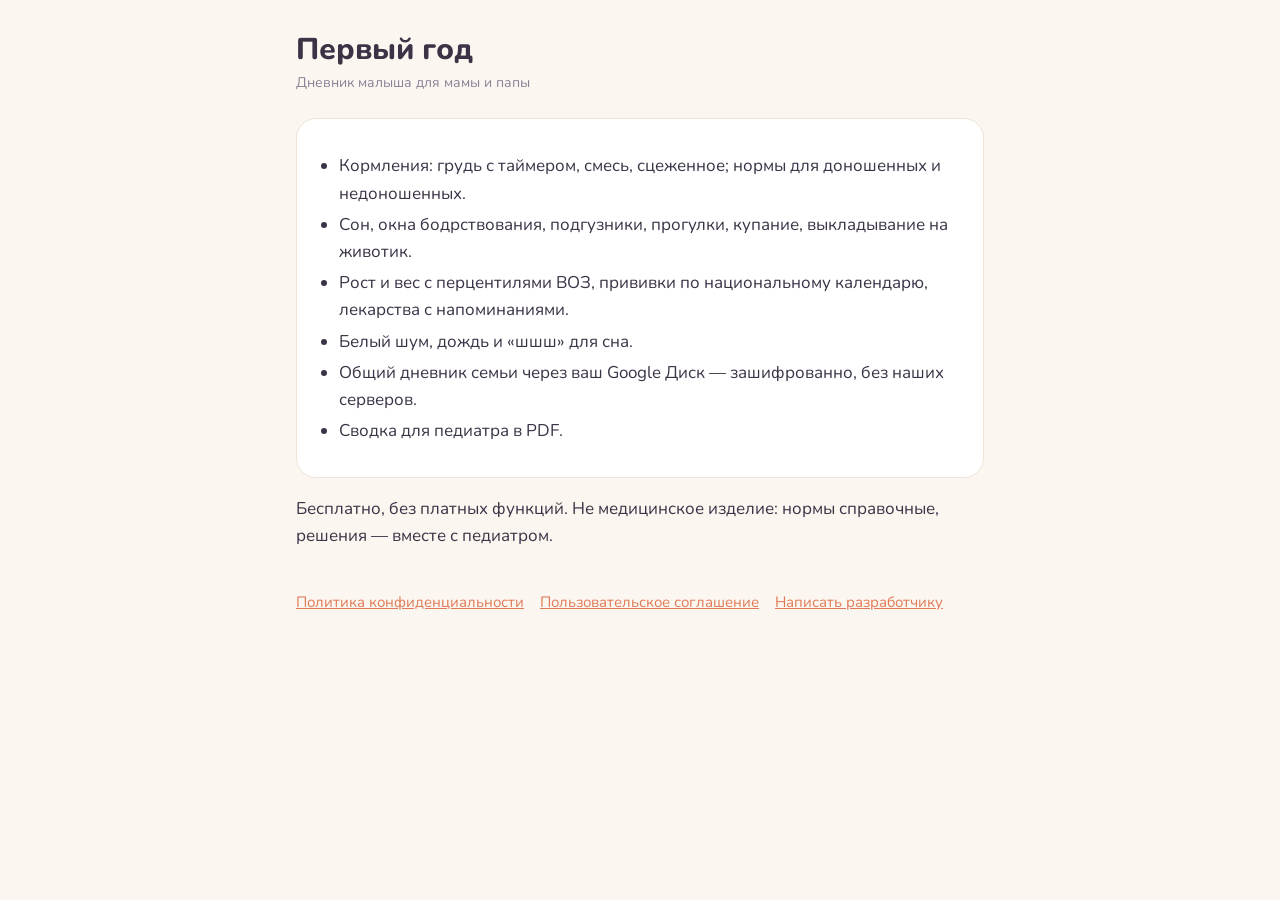
<file: index.html>
<!doctype html>
<html lang="ru">
<head>
<meta charset="utf-8">
<meta name="viewport" content="width=device-width, initial-scale=1">
<title>Первый год — дневник малыша</title>
<meta name="description" content="Кормления, сон, подгузники и рост малыша. Общий дневник для мамы и папы без регистрации и серверов.">
<link rel="preconnect" href="https://fonts.googleapis.com">
<link href="https://fonts.googleapis.com/css2?family=Nunito:wght@400;700;800&display=swap" rel="stylesheet">
<link rel="stylesheet" href="style.css">
</head>
<body>
<main>
<h1>Первый год</h1>
<p class="date">Дневник малыша для мамы и папы</p>

<div class="card">
<ul>
<li>Кормления: грудь с таймером, смесь, сцеженное; нормы для доношенных
и недоношенных.</li>
<li>Сон, окна бодрствования, подгузники, прогулки, купание, выкладывание
на животик.</li>
<li>Рост и вес с перцентилями ВОЗ, прививки по национальному календарю,
лекарства с напоминаниями.</li>
<li>Белый шум, дождь и «шшш» для сна.</li>
<li>Общий дневник семьи через ваш Google Диск — зашифрованно, без наших
серверов.</li>
<li>Сводка для педиатра в PDF.</li>
</ul>
</div>

<p>Бесплатно, без платных функций. Не медицинское изделие: нормы
справочные, решения — вместе с педиатром.</p>

<nav>
<a href="privacy.html">Политика конфиденциальности</a>
<a href="terms.html">Пользовательское соглашение</a>
<a href="mailto:fatullaev.ei@yandex.ru">Написать разработчику</a>
</nav>
</main>
</body>
</html>
</file>
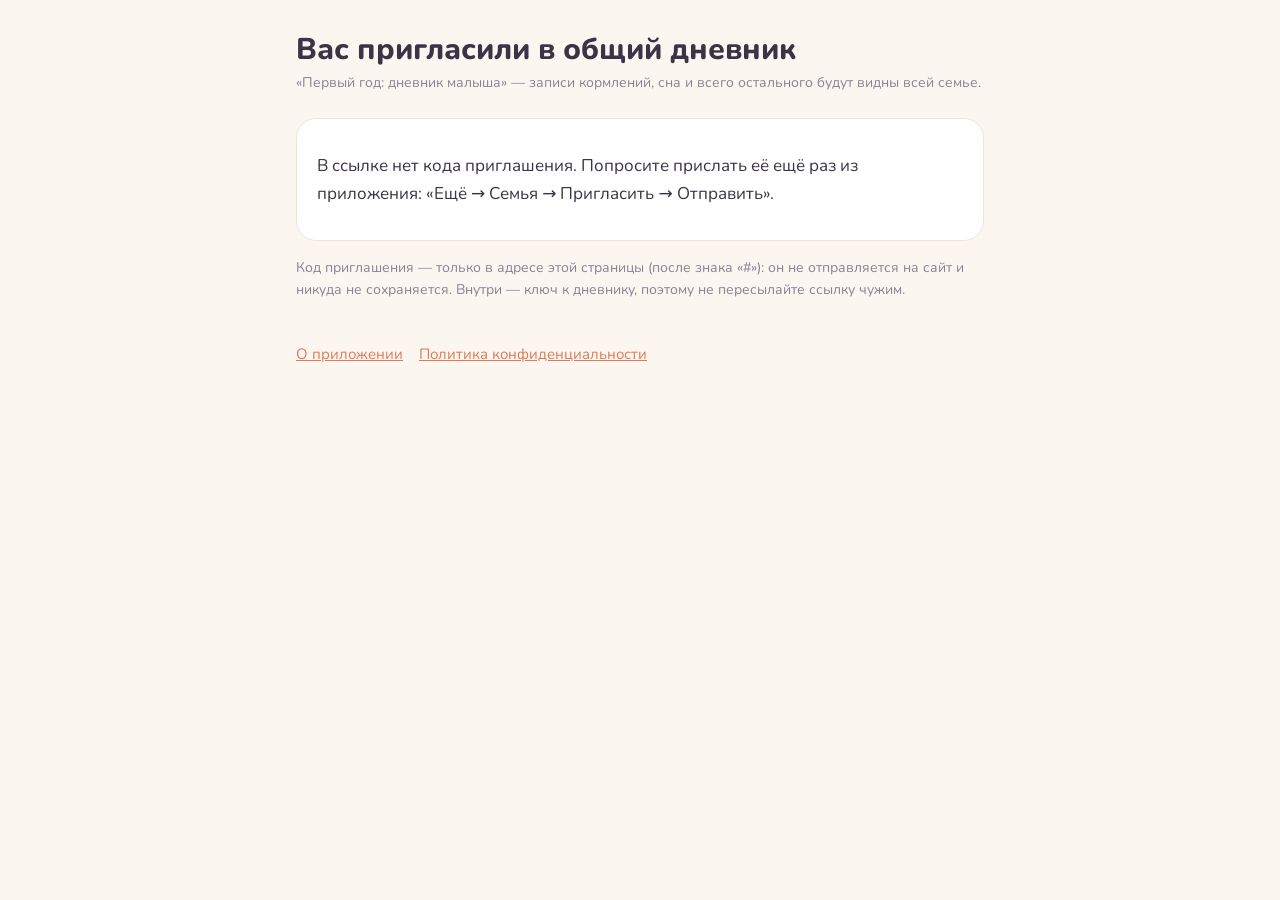
<file: join.html>
<!doctype html>
<html lang="ru">
<head>
<meta charset="utf-8">
<meta name="viewport" content="width=device-width, initial-scale=1">
<meta name="robots" content="noindex">
<title>Приглашение в общий дневник — Первый год</title>
<link rel="preconnect" href="https://fonts.googleapis.com">
<link href="https://fonts.googleapis.com/css2?family=Nunito:wght@400;700;800&display=swap" rel="stylesheet">
<link rel="stylesheet" href="style.css">
<style>
  .btn {
    display: block; width: 100%; box-sizing: border-box; text-align: center;
    padding: 16px; border-radius: 18px; font: inherit; font-weight: 800;
    text-decoration: none; border: 0; cursor: pointer; margin: 10px 0;
  }
  .primary { background: var(--ink); color: var(--bg); }
  .secondary { background: var(--card); color: var(--ink); border: 1px solid var(--line); }
  ol li { margin: 8px 0; }
  #done { color: var(--accent); font-weight: 700; min-height: 1.6em; }
</style>
</head>
<body>
<main>
<h1>Вас пригласили в общий дневник</h1>
<p class="date">«Первый год: дневник малыша» — записи кормлений, сна и всего остального будут видны всей семье.</p>

<div class="card" id="has-code">
<ol>
<li>Установите приложение «Первый год» (если его ещё нет).</li>
<li>Вернитесь к сообщению и снова нажмите на ссылку — приложение откроется
и предложит присоединиться.</li>
<li>Если не открылось само: скопируйте код, в приложении откройте
«Ещё → Семья → Присоединиться → Вставить код».</li>
</ol>
<a class="btn primary" href="https://www.rustore.ru/catalog/app/ru.perviigod.pervii_god">Установить из RuStore</a>
<button class="btn secondary" id="copy">Скопировать код</button>
<p id="done"></p>
</div>

<div class="card" id="no-code" hidden>
<p>В ссылке нет кода приглашения. Попросите прислать её ещё раз из
приложения: «Ещё → Семья → Пригласить → Отправить».</p>
</div>

<p style="font-size:14px;color:var(--muted)">Код приглашения — только в адресе
этой страницы (после знака «#»): он не отправляется на сайт и никуда не
сохраняется. Внутри — ключ к дневнику, поэтому не пересылайте ссылку чужим.</p>

<nav><a href="index.html">О приложении</a><a href="privacy.html">Политика конфиденциальности</a></nav>
</main>
<script>
  var code = decodeURIComponent(location.hash.slice(1));
  if (!/^PG1[IR]:/.test(code)) {
    document.getElementById('has-code').hidden = true;
    document.getElementById('no-code').hidden = false;
  }
  document.getElementById('copy').onclick = function () {
    var done = document.getElementById('done');
    var ok = function () { done.textContent = 'Код скопирован — вставьте его в приложении.'; };
    if (navigator.clipboard) {
      navigator.clipboard.writeText(code).then(ok, function () { prompt('Скопируйте код:', code); });
    } else {
      prompt('Скопируйте код:', code);
    }
  };
</script>
</body>
</html>
</file>
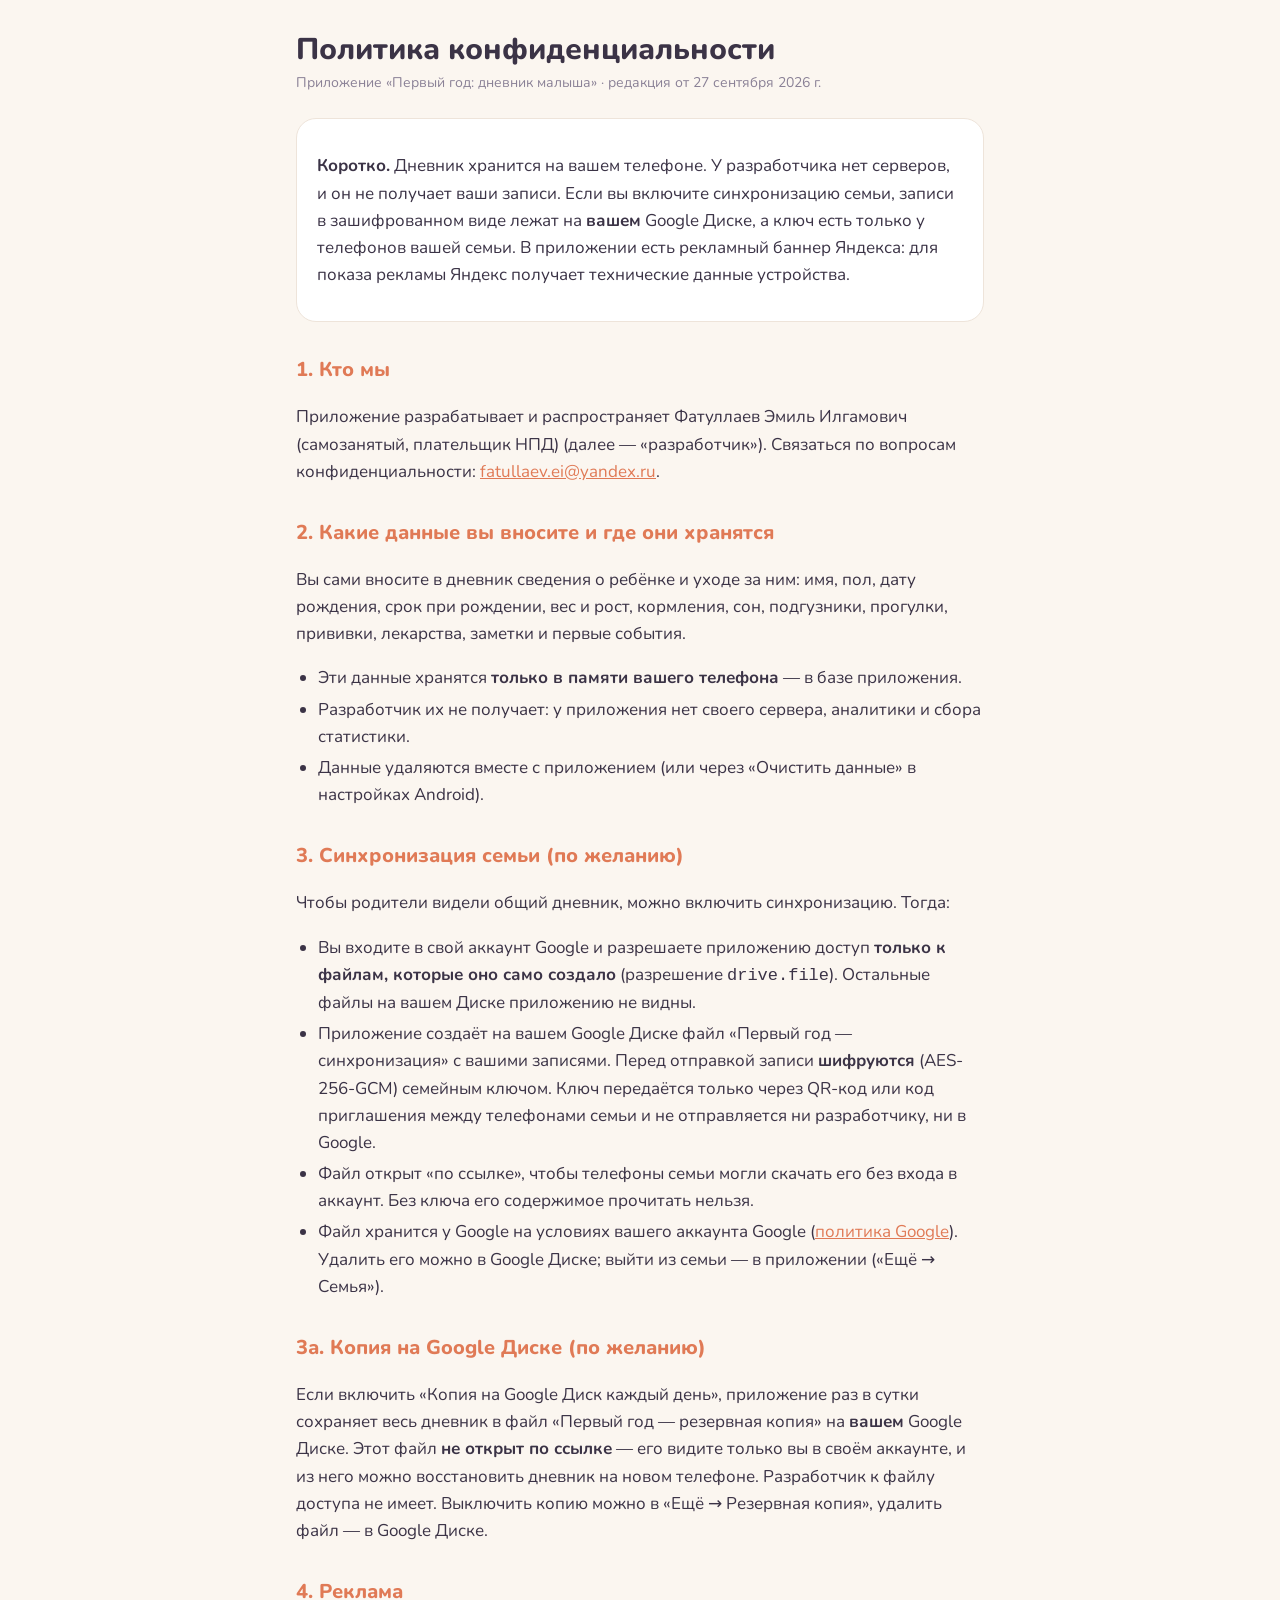
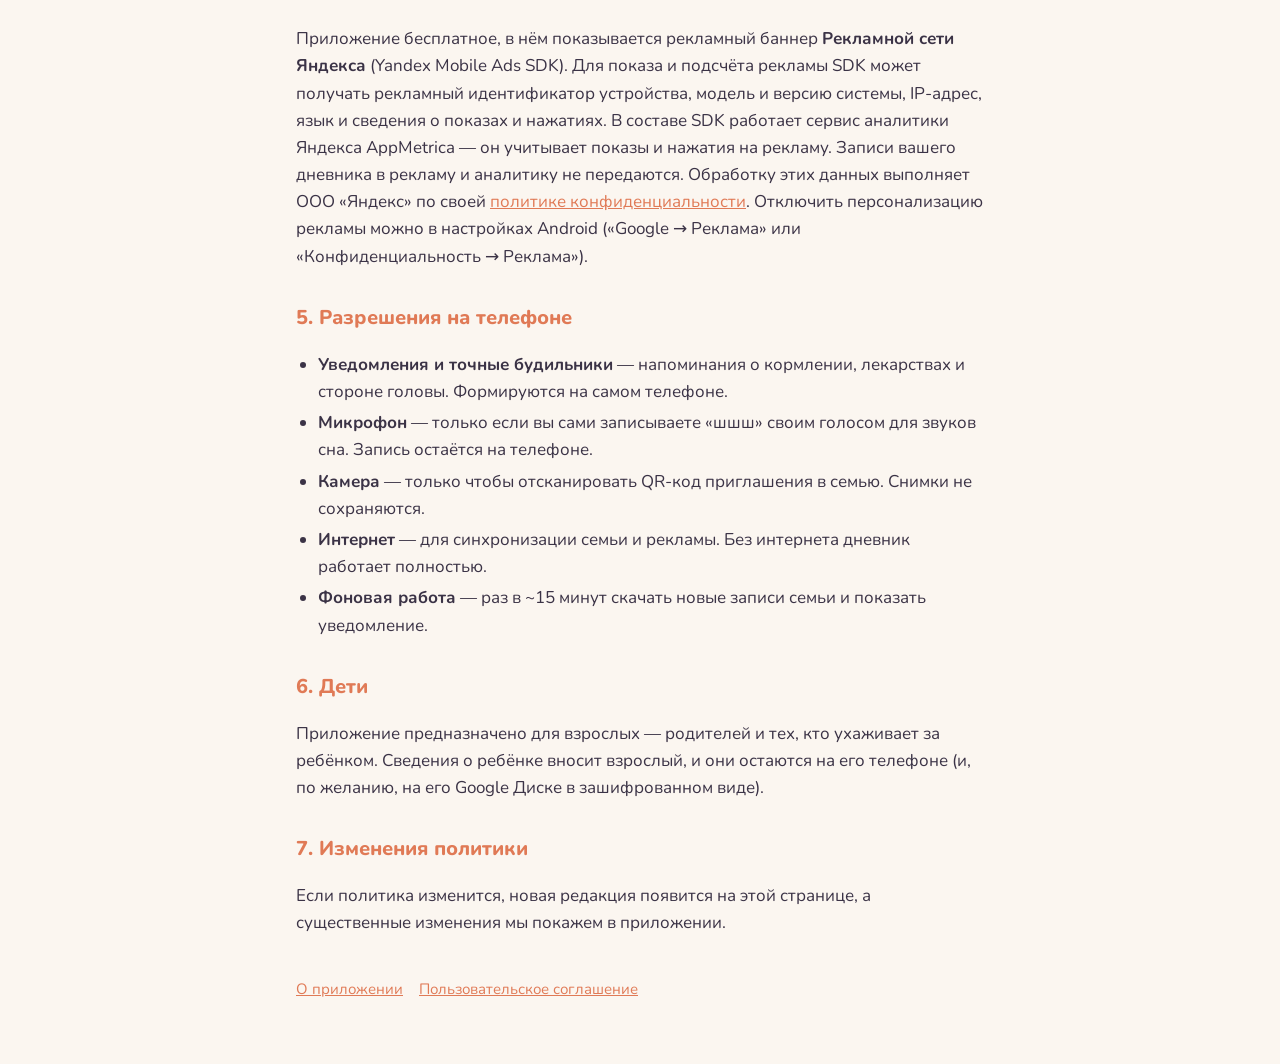
<file: privacy.html>
<!doctype html>
<html lang="ru">
<head>
<meta charset="utf-8">
<meta name="viewport" content="width=device-width, initial-scale=1">
<title>Политика конфиденциальности — Первый год</title>
<link rel="preconnect" href="https://fonts.googleapis.com">
<link href="https://fonts.googleapis.com/css2?family=Nunito:wght@400;700;800&display=swap" rel="stylesheet">
<link rel="stylesheet" href="style.css">
</head>
<body>
<main>
<h1>Политика конфиденциальности</h1>
<p class="date">Приложение «Первый год: дневник малыша» · редакция от 27 сентября 2026 г.</p>

<div class="card">
<p><b>Коротко.</b> Дневник хранится на вашем телефоне. У разработчика нет серверов,
и он не получает ваши записи. Если вы включите синхронизацию семьи, записи
в зашифрованном виде лежат на <b>вашем</b> Google Диске, а ключ есть только
у телефонов вашей семьи. В приложении есть рекламный баннер Яндекса: для
показа рекламы Яндекс получает технические данные устройства.</p>
</div>

<h2>1. Кто мы</h2>
<p>Приложение разрабатывает и распространяет Фатуллаев Эмиль Илгамович (самозанятый, плательщик НПД) (далее — «разработчик»).
Связаться по вопросам конфиденциальности: <a href="mailto:fatullaev.ei@yandex.ru">fatullaev.ei@yandex.ru</a>.</p>

<h2>2. Какие данные вы вносите и где они хранятся</h2>
<p>Вы сами вносите в дневник сведения о ребёнке и уходе за ним: имя, пол, дату
рождения, срок при рождении, вес и рост, кормления, сон, подгузники, прогулки,
прививки, лекарства, заметки и первые события.</p>
<ul>
<li>Эти данные хранятся <b>только в памяти вашего телефона</b> — в базе
приложения.</li>
<li>Разработчик их не получает: у приложения нет своего сервера, аналитики
и сбора статистики.</li>
<li>Данные удаляются вместе с приложением (или через «Очистить данные»
в настройках Android).</li>
</ul>

<h2>3. Синхронизация семьи (по желанию)</h2>
<p>Чтобы родители видели общий дневник, можно включить синхронизацию. Тогда:</p>
<ul>
<li>Вы входите в свой аккаунт Google и разрешаете приложению доступ
<b>только к файлам, которые оно само создало</b> (разрешение
<code>drive.file</code>). Остальные файлы на вашем Диске приложению не видны.</li>
<li>Приложение создаёт на вашем Google Диске файл «Первый год — синхронизация»
с вашими записями. Перед отправкой записи <b>шифруются</b> (AES-256-GCM)
семейным ключом. Ключ передаётся только через QR-код или код приглашения
между телефонами семьи и не отправляется ни разработчику, ни в Google.</li>
<li>Файл открыт «по ссылке», чтобы телефоны семьи могли скачать его без
входа в аккаунт. Без ключа его содержимое прочитать нельзя.</li>
<li>Файл хранится у Google на условиях вашего аккаунта Google
(<a href="https://policies.google.com/privacy?hl=ru">политика Google</a>).
Удалить его можно в Google Диске; выйти из семьи — в приложении
(«Ещё → Семья»).</li>
</ul>

<h2>3а. Копия на Google Диске (по желанию)</h2>
<p>Если включить «Копия на Google Диск каждый день», приложение раз в сутки
сохраняет весь дневник в файл «Первый год — резервная копия» на
<b>вашем</b> Google Диске. Этот файл <b>не открыт по ссылке</b> — его видите
только вы в своём аккаунте, и из него можно восстановить дневник на новом
телефоне. Разработчик к файлу доступа не имеет. Выключить копию можно в
«Ещё → Резервная копия», удалить файл — в Google Диске.</p>

<h2>4. Реклама</h2>
<p>Приложение бесплатное, в нём показывается рекламный баннер
<b>Рекламной сети Яндекса</b> (Yandex Mobile Ads SDK). Для показа и подсчёта
рекламы SDK может получать рекламный идентификатор устройства, модель
и версию системы, IP-адрес, язык и сведения о показах и нажатиях.
В составе SDK работает сервис аналитики Яндекса AppMetrica — он учитывает
показы и нажатия на рекламу. Записи вашего дневника в рекламу и аналитику
не передаются. Обработку этих данных
выполняет ООО «Яндекс» по своей
<a href="https://yandex.ru/legal/confidential/">политике конфиденциальности</a>.
Отключить персонализацию рекламы можно в настройках Android
(«Google → Реклама» или «Конфиденциальность → Реклама»).</p>

<h2>5. Разрешения на телефоне</h2>
<ul>
<li><b>Уведомления и точные будильники</b> — напоминания о кормлении,
лекарствах и стороне головы. Формируются на самом телефоне.</li>
<li><b>Микрофон</b> — только если вы сами записываете «шшш» своим голосом для
звуков сна. Запись остаётся на телефоне.</li>
<li><b>Камера</b> — только чтобы отсканировать QR-код приглашения в семью.
Снимки не сохраняются.</li>
<li><b>Интернет</b> — для синхронизации семьи и рекламы. Без интернета
дневник работает полностью.</li>
<li><b>Фоновая работа</b> — раз в ~15 минут скачать новые записи семьи
и показать уведомление.</li>
</ul>

<h2>6. Дети</h2>
<p>Приложение предназначено для взрослых — родителей и тех, кто ухаживает
за ребёнком. Сведения о ребёнке вносит взрослый, и они остаются на его
телефоне (и, по желанию, на его Google Диске в зашифрованном виде).</p>

<h2>7. Изменения политики</h2>
<p>Если политика изменится, новая редакция появится на этой странице,
а существенные изменения мы покажем в приложении.</p>

<nav><a href="index.html">О приложении</a><a href="terms.html">Пользовательское соглашение</a></nav>
</main>
</body>
</html>
</file>
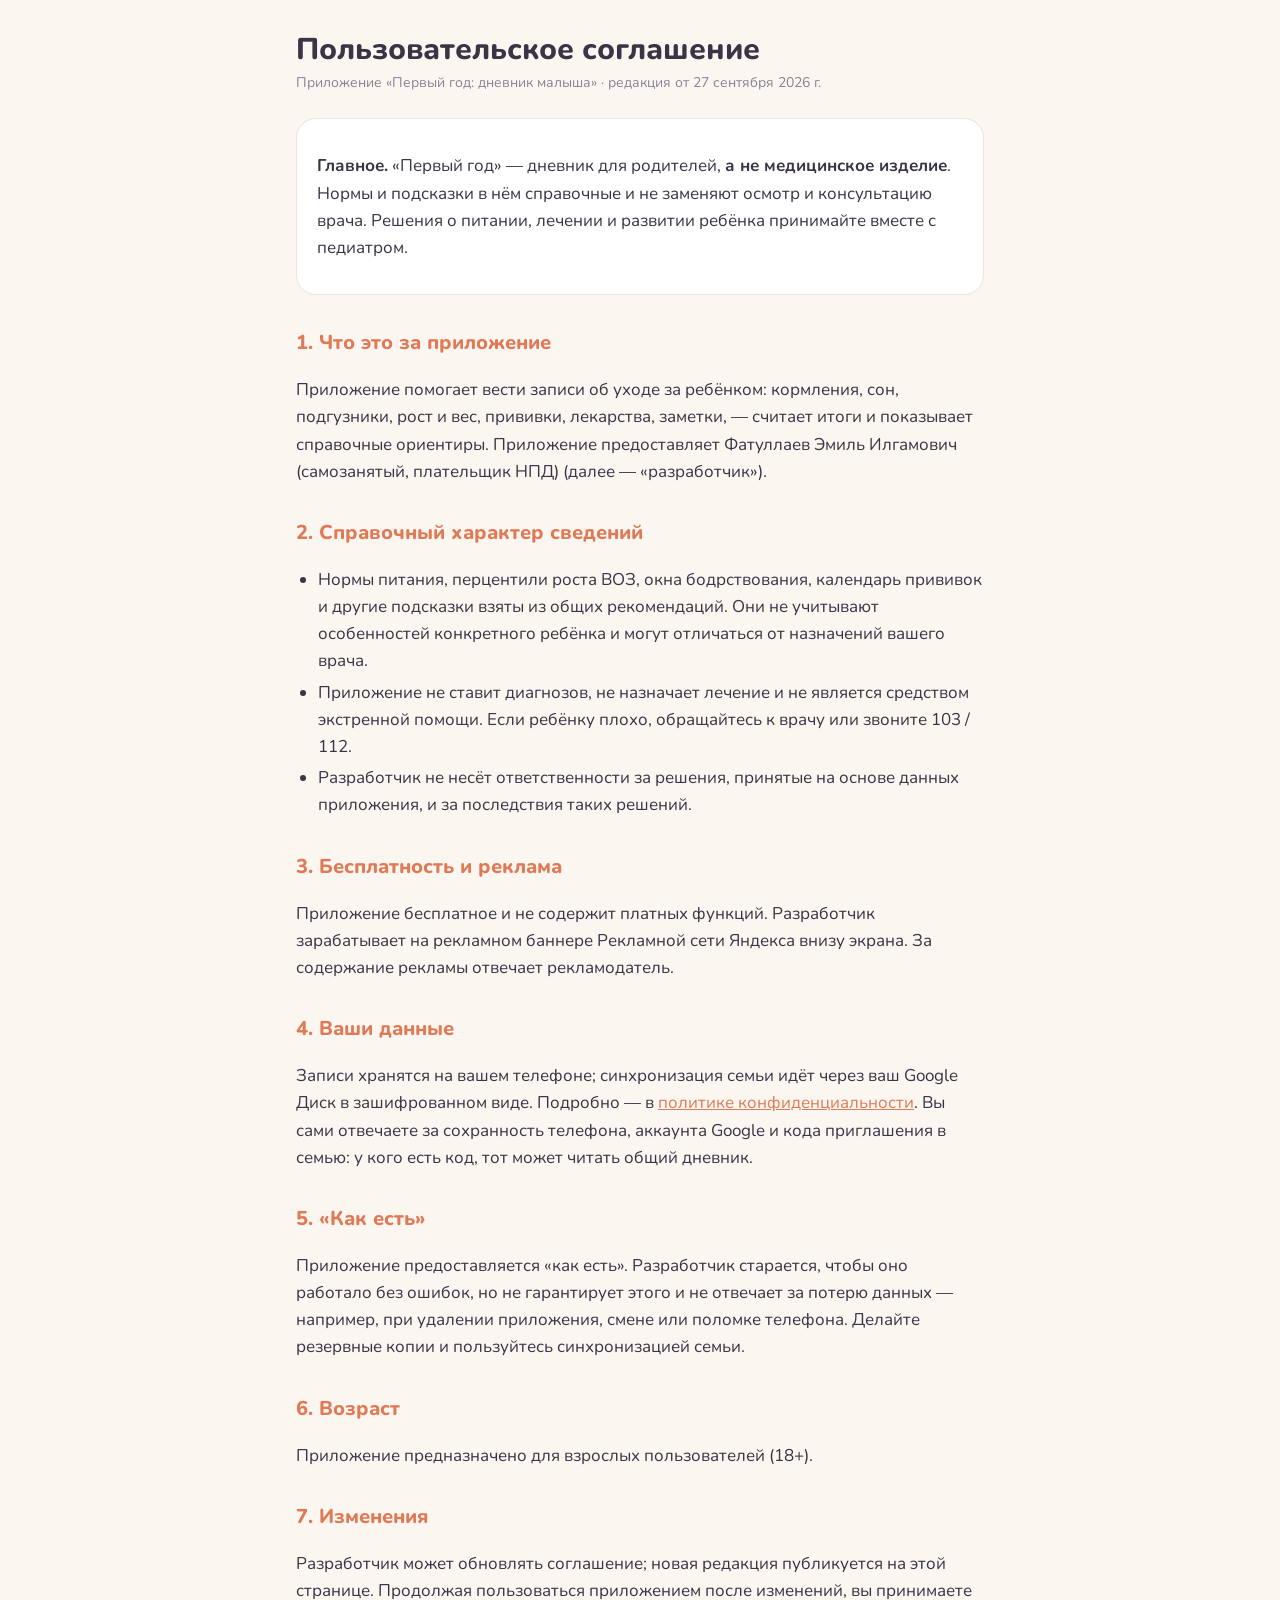
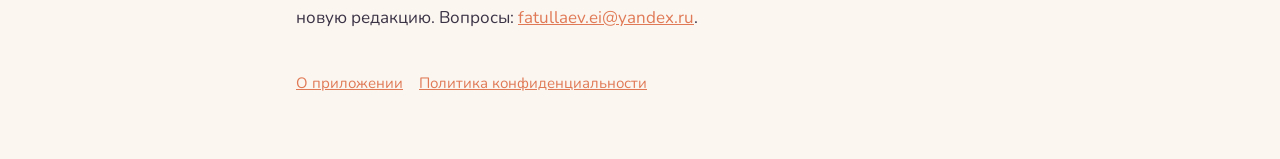
<file: terms.html>
<!doctype html>
<html lang="ru">
<head>
<meta charset="utf-8">
<meta name="viewport" content="width=device-width, initial-scale=1">
<title>Пользовательское соглашение — Первый год</title>
<link rel="preconnect" href="https://fonts.googleapis.com">
<link href="https://fonts.googleapis.com/css2?family=Nunito:wght@400;700;800&display=swap" rel="stylesheet">
<link rel="stylesheet" href="style.css">
</head>
<body>
<main>
<h1>Пользовательское соглашение</h1>
<p class="date">Приложение «Первый год: дневник малыша» · редакция от 27 сентября 2026 г.</p>

<div class="card">
<p><b>Главное.</b> «Первый год» — дневник для родителей, <b>а не медицинское
изделие</b>. Нормы и подсказки в нём справочные и не заменяют осмотр
и консультацию врача. Решения о питании, лечении и развитии ребёнка
принимайте вместе с педиатром.</p>
</div>

<h2>1. Что это за приложение</h2>
<p>Приложение помогает вести записи об уходе за ребёнком: кормления, сон,
подгузники, рост и вес, прививки, лекарства, заметки, — считает итоги
и показывает справочные ориентиры. Приложение предоставляет Фатуллаев Эмиль Илгамович (самозанятый, плательщик НПД)
(далее — «разработчик»).</p>

<h2>2. Справочный характер сведений</h2>
<ul>
<li>Нормы питания, перцентили роста ВОЗ, окна бодрствования, календарь
прививок и другие подсказки взяты из общих рекомендаций. Они не учитывают
особенностей конкретного ребёнка и могут отличаться от назначений вашего
врача.</li>
<li>Приложение не ставит диагнозов, не назначает лечение и не является
средством экстренной помощи. Если ребёнку плохо, обращайтесь к врачу или
звоните 103 / 112.</li>
<li>Разработчик не несёт ответственности за решения, принятые на основе
данных приложения, и за последствия таких решений.</li>
</ul>

<h2>3. Бесплатность и реклама</h2>
<p>Приложение бесплатное и не содержит платных функций. Разработчик
зарабатывает на рекламном баннере Рекламной сети Яндекса внизу экрана.
За содержание рекламы отвечает рекламодатель.</p>

<h2>4. Ваши данные</h2>
<p>Записи хранятся на вашем телефоне; синхронизация семьи идёт через ваш
Google Диск в зашифрованном виде. Подробно — в
<a href="privacy.html">политике конфиденциальности</a>. Вы сами отвечаете
за сохранность телефона, аккаунта Google и кода приглашения в семью:
у кого есть код, тот может читать общий дневник.</p>

<h2>5. «Как есть»</h2>
<p>Приложение предоставляется «как есть». Разработчик старается, чтобы оно
работало без ошибок, но не гарантирует этого и не отвечает за потерю
данных — например, при удалении приложения, смене или поломке телефона.
Делайте резервные копии и пользуйтесь синхронизацией семьи.</p>

<h2>6. Возраст</h2>
<p>Приложение предназначено для взрослых пользователей (18+).</p>

<h2>7. Изменения</h2>
<p>Разработчик может обновлять соглашение; новая редакция публикуется на этой
странице. Продолжая пользоваться приложением после изменений, вы принимаете
новую редакцию. Вопросы: <a href="mailto:fatullaev.ei@yandex.ru">fatullaev.ei@yandex.ru</a>.</p>

<nav><a href="index.html">О приложении</a><a href="privacy.html">Политика конфиденциальности</a></nav>
</main>
</body>
</html>
</file>
<file: style.css>
:root {
  --bg: #fbf6f0;
  --card: #ffffff;
  --ink: #3b3346;
  --muted: #8a8196;
  --accent: #e07a56;
  --line: #eee4da;
}
@media (prefers-color-scheme: dark) {
  :root {
    --bg: #1c1a24;
    --card: #26232f;
    --ink: #efe7dd;
    --muted: #a79fb2;
    --accent: #f2a98e;
    --line: #34303e;
  }
}
* { box-sizing: border-box; }
body {
  margin: 0;
  background: var(--bg);
  color: var(--ink);
  font: 17px/1.6 "Nunito", system-ui, sans-serif;
}
main {
  max-width: 720px;
  margin: 0 auto;
  padding: 32px 16px 64px;
}
h1 { font-size: 30px; line-height: 1.2; margin: 0 0 4px; font-weight: 800; }
h2 { font-size: 20px; margin: 32px 0 8px; color: var(--accent); font-weight: 800; }
.date { color: var(--muted); font-size: 14px; margin: 0 0 24px; }
.card {
  background: var(--card);
  border-radius: 20px;
  padding: 16px 20px;
  margin: 16px 0;
  border: 1px solid var(--line);
}
a { color: var(--accent); }
ul { padding-left: 22px; }
li { margin: 4px 0; }
nav { display: flex; gap: 16px; flex-wrap: wrap; margin-top: 40px; font-size: 15px; }
</file>
